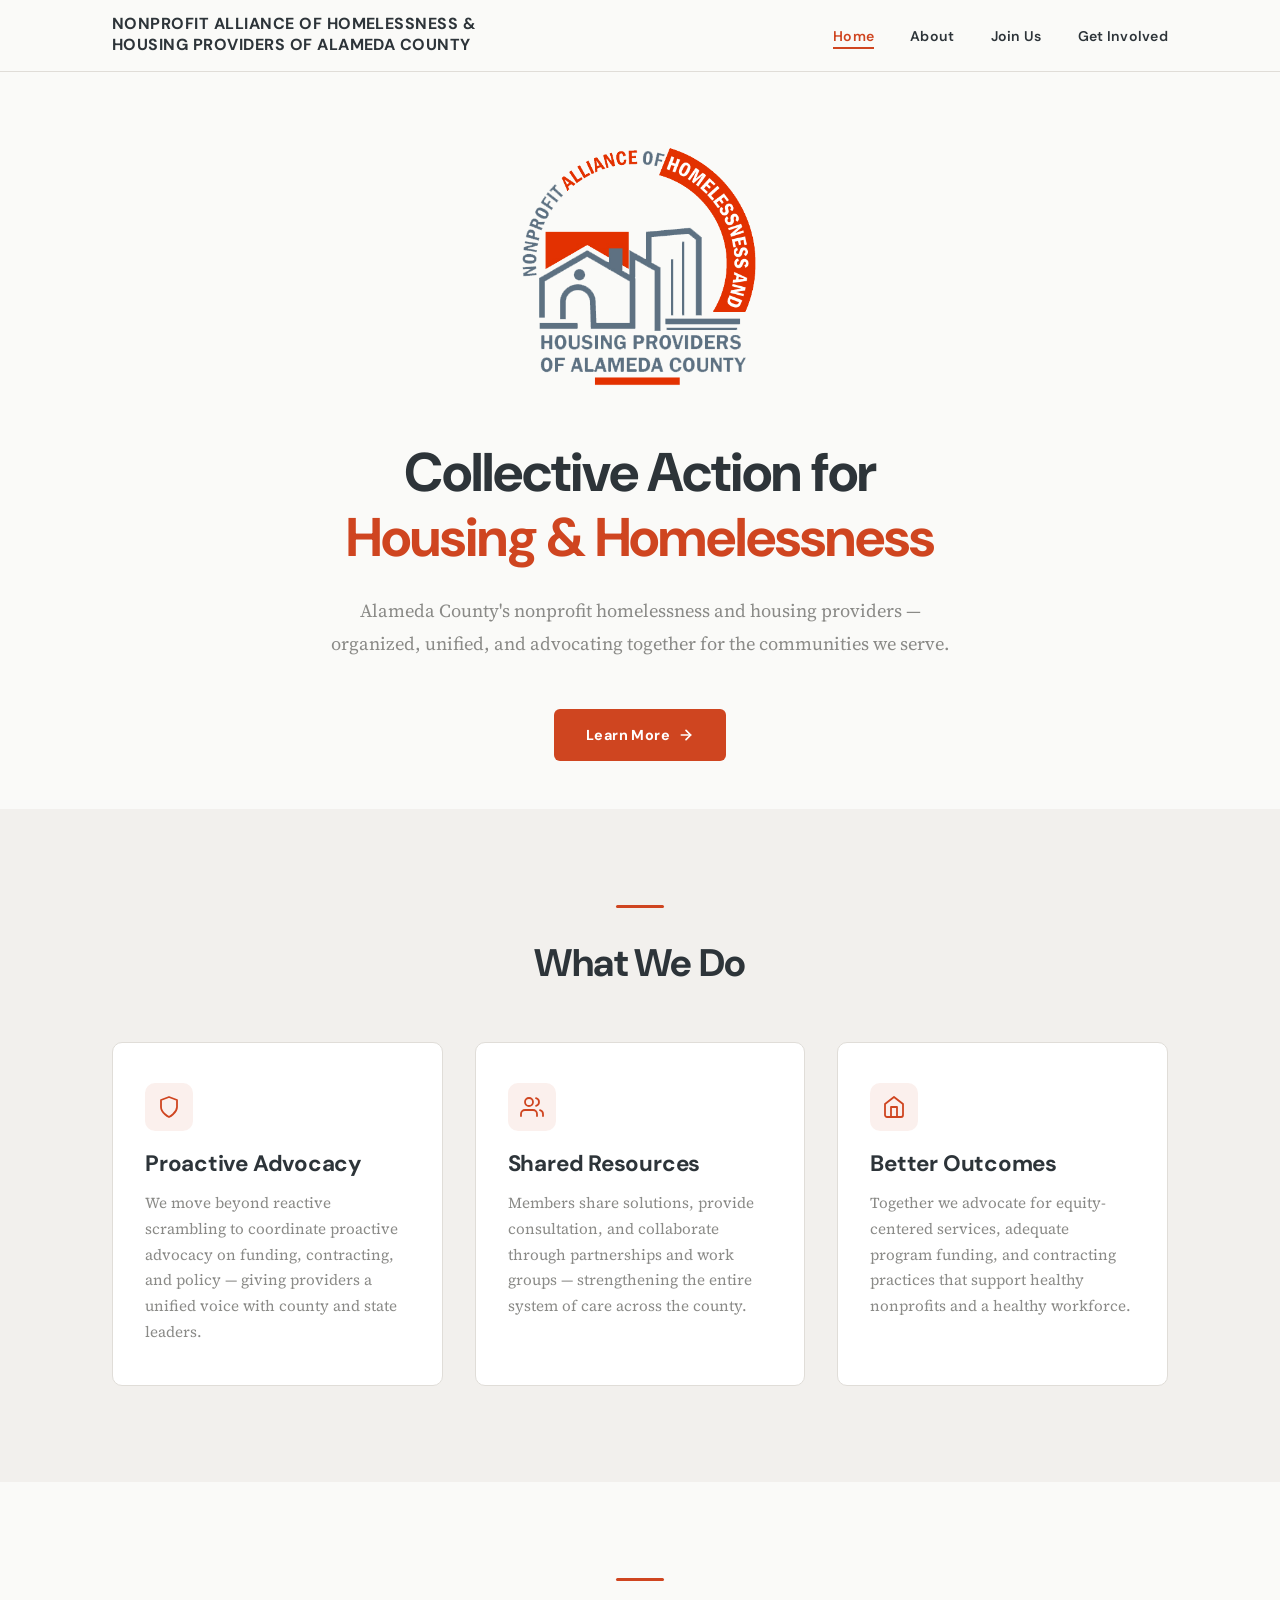
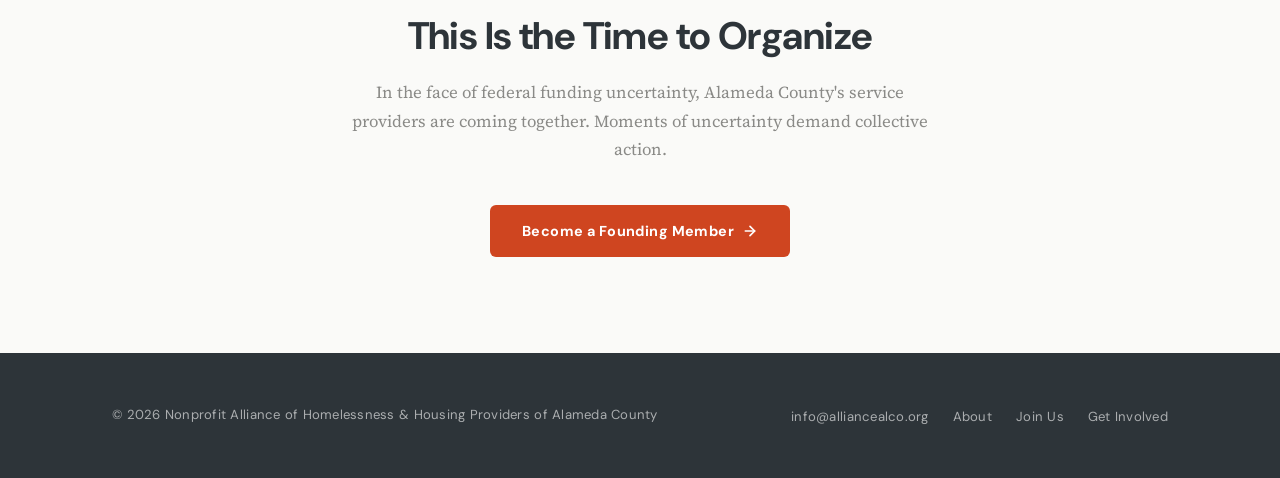
<file: index.html>
<!DOCTYPE html>
<html lang="en">
<head>
  <meta charset="UTF-8">
  <meta name="viewport" content="width=device-width, initial-scale=1.0">
  <title>Nonprofit Alliance of Homelessness &amp; Housing Providers of Alameda County</title>
  <meta name="description" content="A collective of homeless service and affordable housing providers in Alameda County, advocating for better funding, fair contracting, and an end to homelessness.">
  <link rel="preconnect" href="https://fonts.googleapis.com">
  <link rel="preconnect" href="https://fonts.gstatic.com" crossorigin>
  <link href="https://fonts.googleapis.com/css2?family=DM+Sans:ital,opsz,wght@0,9..40,400;0,9..40,600;0,9..40,700;1,9..40,400&family=Source+Serif+4:opsz,wght@8..60,400;8..60,600&display=swap" rel="stylesheet">
  <link rel="stylesheet" href="styles.css">
</head>
<body>

  <!-- ========== HEADER ========== -->
  <div id="site-header"></div>

  <!-- ========== HERO ========== -->
  <section class="hero">
    <div class="container">
      <img src="assets/logo-transparent.png" alt="Nonprofit Alliance Logo" class="hero__logo fade-in">
      <h1 class="fade-in">Collective Action for<br><span class="accent">Housing &amp; Homelessness</span></h1>
      <p class="hero__subtitle fade-in">
        Alameda County's nonprofit homelessness and housing providers — organized, unified, and advocating together for the communities we serve.
      </p>
      <div class="btn-group fade-in">
        <a href="about.html" class="btn btn--primary">
          Learn More
          <svg width="16" height="16" viewBox="0 0 24 24" fill="none" stroke="currentColor" stroke-width="2.5" stroke-linecap="round" stroke-linejoin="round"><line x1="5" y1="12" x2="19" y2="12"/><polyline points="12 5 19 12 12 19"/></svg>
        </a>
      </div>
    </div>
  </section>

  <!-- ========== PILLARS ========== -->
  <section class="section section--light">
    <div class="container">
      <div style="text-align:center;">
        <hr class="section-divider">
        <h2 class="fade-in">What We Do</h2>
      </div>
      <div class="pillars">
        <div class="pillar-card fade-in">
          <div class="pillar-card__icon">
            <svg viewBox="0 0 24 24"><path d="M12 22s8-4 8-10V5l-8-3-8 3v7c0 6 8 10 8 10z"/></svg>
          </div>
          <h3>Proactive Advocacy</h3>
          <p>We move beyond reactive scrambling to coordinate proactive advocacy on funding, contracting, and policy — giving providers a unified voice with county and state leaders.</p>
        </div>
        <div class="pillar-card fade-in">
          <div class="pillar-card__icon">
            <svg viewBox="0 0 24 24"><path d="M17 21v-2a4 4 0 0 0-4-4H5a4 4 0 0 0-4 4v2"/><circle cx="9" cy="7" r="4"/><path d="M23 21v-2a4 4 0 0 0-3-3.87"/><path d="M16 3.13a4 4 0 0 1 0 7.75"/></svg>
          </div>
          <h3>Shared Resources</h3>
          <p>Members share solutions, provide consultation, and collaborate through partnerships and work groups — strengthening the entire system of care across the county.</p>
        </div>
        <div class="pillar-card fade-in">
          <div class="pillar-card__icon">
            <svg viewBox="0 0 24 24"><path d="M3 9l9-7 9 7v11a2 2 0 0 1-2 2H5a2 2 0 0 1-2-2z"/><polyline points="9 22 9 12 15 12 15 22"/></svg>
          </div>
          <h3>Better Outcomes</h3>
          <p>Together we advocate for equity-centered services, adequate program funding, and contracting practices that support healthy nonprofits and a healthy workforce.</p>
        </div>
      </div>
    </div>
  </section>

  <!-- ========== URGENCY / CTA ========== -->
  <section class="section">
    <div class="container" style="text-align:center;">
      <hr class="section-divider fade-in">
      <h2 class="fade-in">This Is the Time to Organize</h2>
      <p class="fade-in" style="margin:20px auto 40px; color:var(--color-mid-gray); font-size:1.05rem; max-width:600px;">
        In the face of federal funding uncertainty, Alameda County's service providers are coming together. Moments of uncertainty demand collective action.
      </p>
      <a href="https://docs.google.com/forms/d/e/1FAIpQLSe69scnPIRaoThyMR6WDxv0zRVeHmMl56t-_Q5QWDwLuuTLCQ/viewform?usp=header" class="btn btn--primary fade-in" target="_blank" rel="noopener">
        Become a Founding Member
        <svg width="16" height="16" viewBox="0 0 24 24" fill="none" stroke="currentColor" stroke-width="2.5" stroke-linecap="round" stroke-linejoin="round"><line x1="5" y1="12" x2="19" y2="12"/><polyline points="12 5 19 12 12 19"/></svg>
      </a>
    </div>
  </section>

  <!-- ========== FOOTER ========== -->
  <div id="site-footer"></div>

  <script src="components.js"></script>
  <script src="main.js"></script>
</body>
</html>
</file>
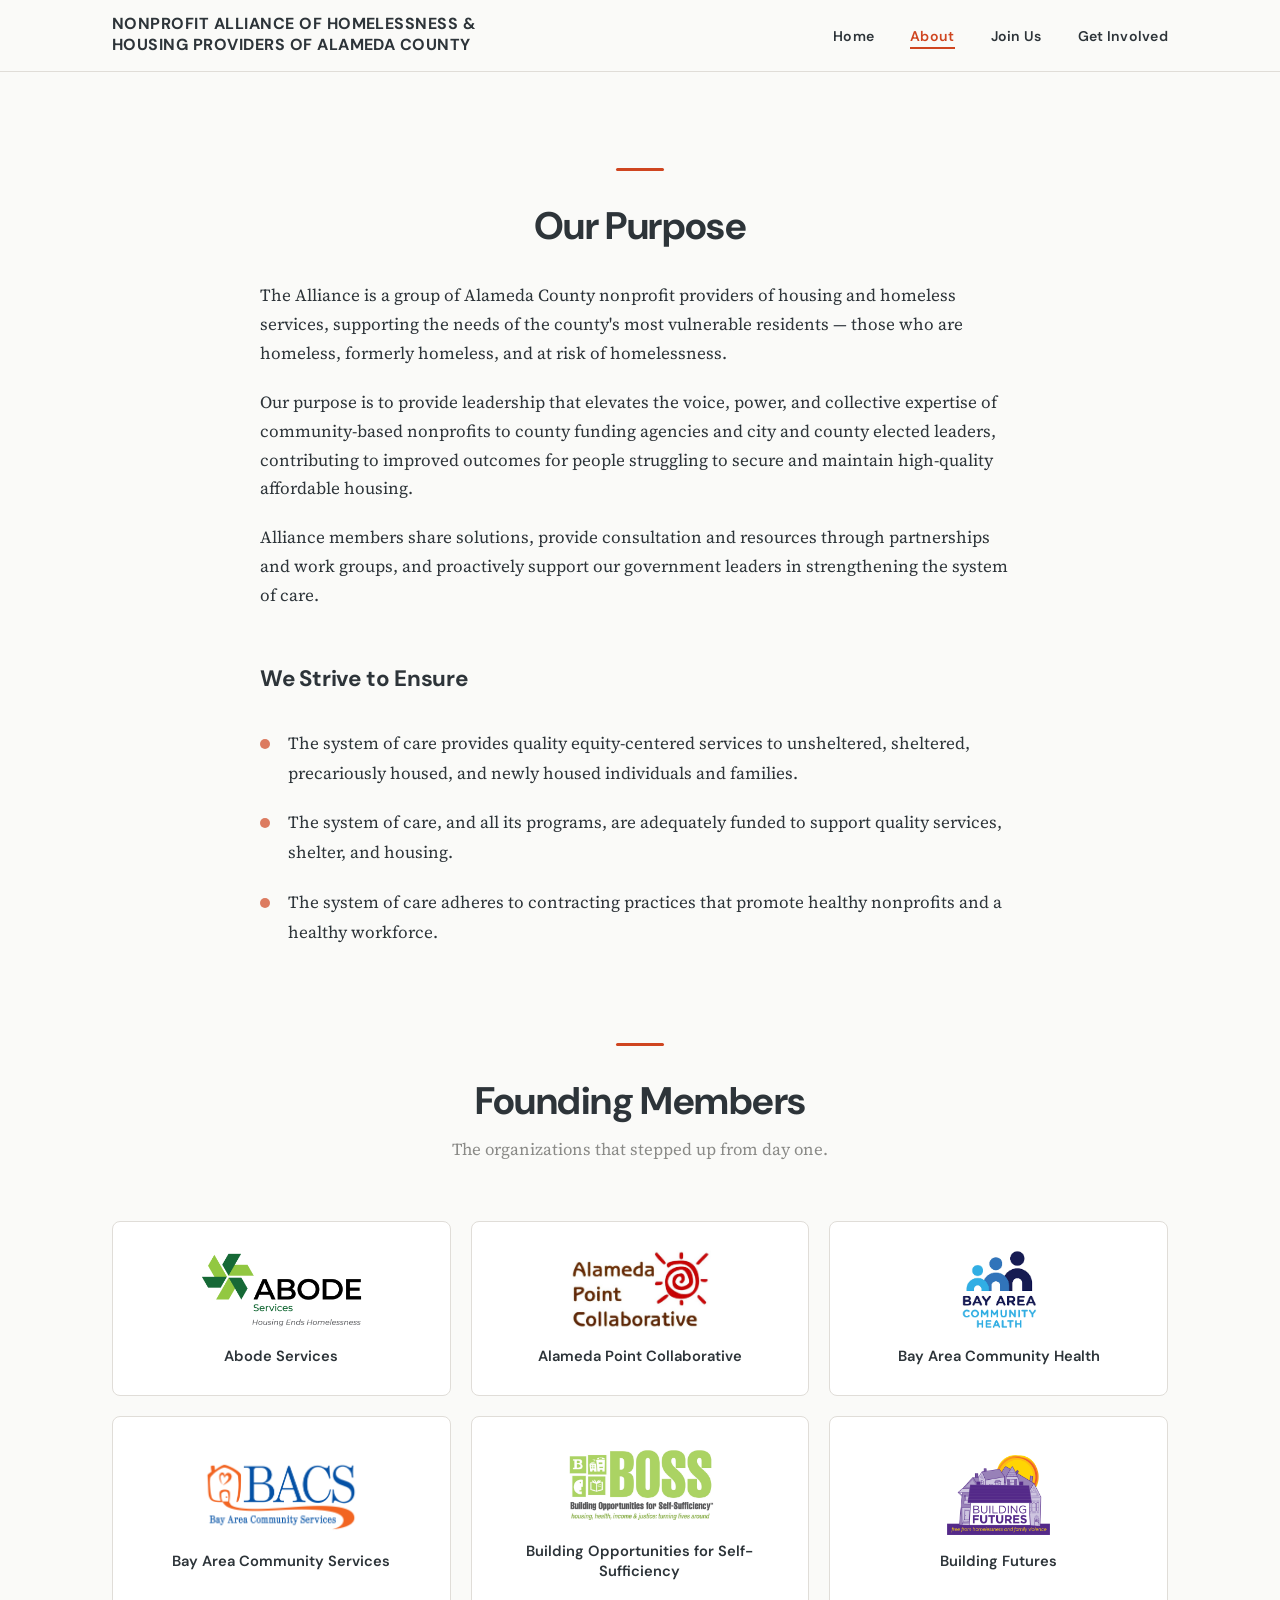
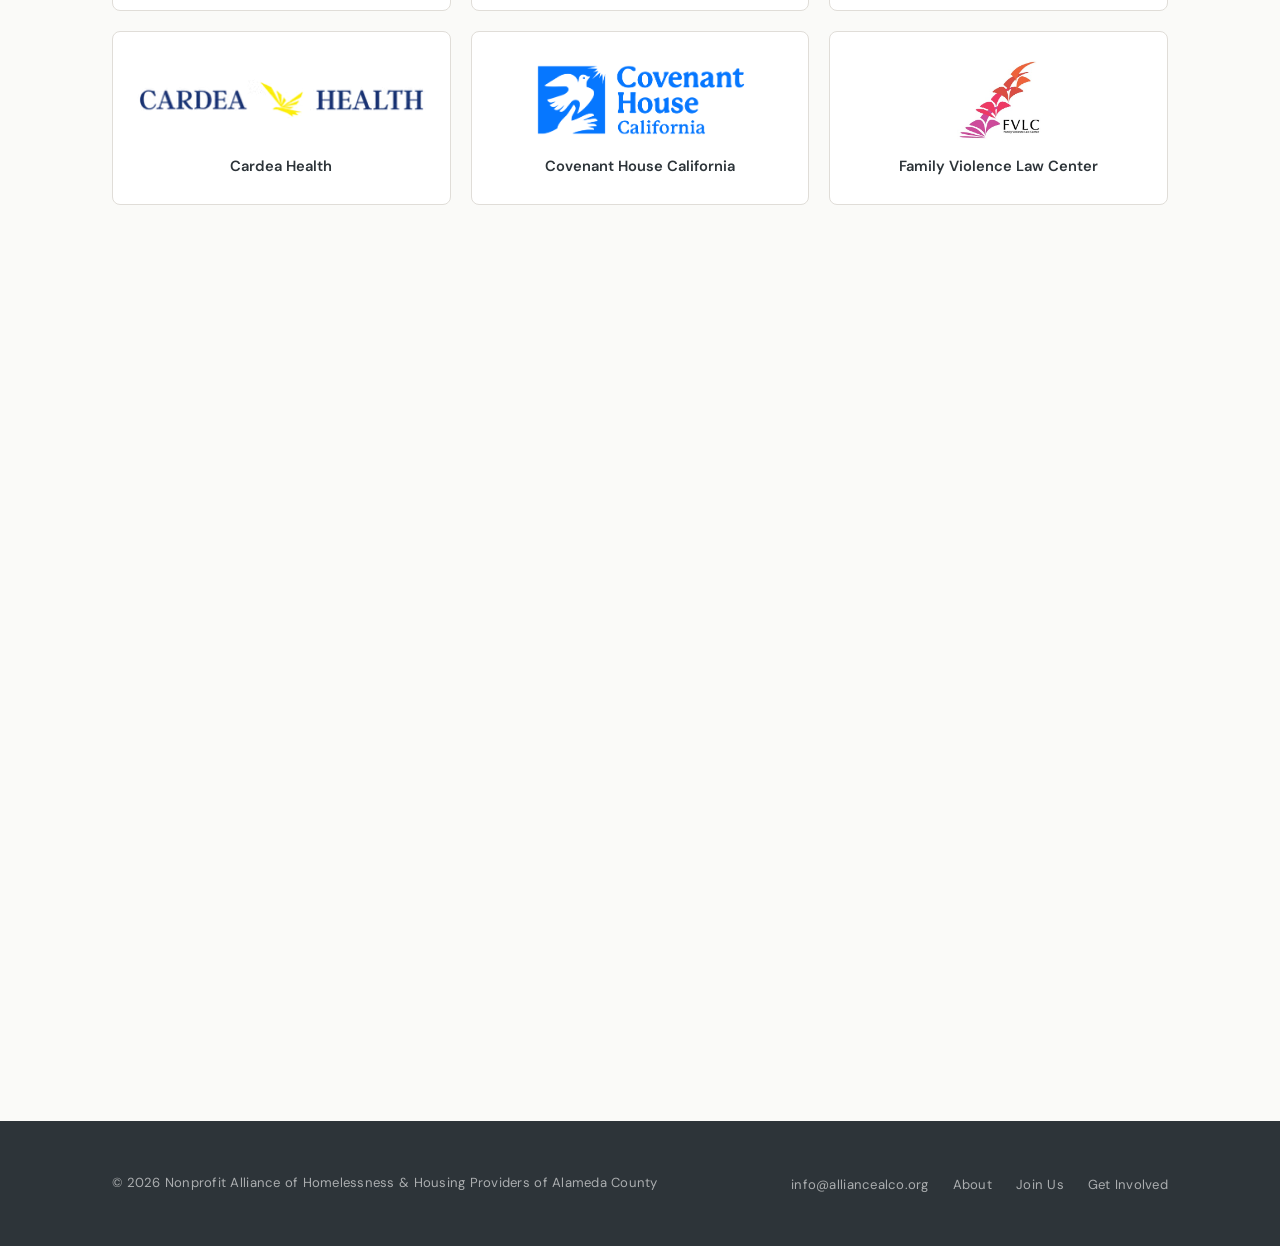
<file: about.html>
<!DOCTYPE html>
<html lang="en">
<head>
  <meta charset="UTF-8">
  <meta name="viewport" content="width=device-width, initial-scale=1.0">
  <title>About — Nonprofit Alliance of Homelessness &amp; Housing Providers of Alameda County</title>
  <meta name="description" content="Our purpose and founding members of the Nonprofit Alliance of Homelessness and Housing Providers of Alameda County.">
  <link rel="preconnect" href="https://fonts.googleapis.com">
  <link rel="preconnect" href="https://fonts.gstatic.com" crossorigin>
  <link href="https://fonts.googleapis.com/css2?family=DM+Sans:ital,opsz,wght@0,9..40,400;0,9..40,600;0,9..40,700;1,9..40,400&family=Source+Serif+4:opsz,wght@8..60,400;8..60,600&display=swap" rel="stylesheet">
  <link rel="stylesheet" href="styles.css">
</head>
<body>

  <!-- ========== HEADER ========== -->
  <div id="site-header"></div>

  <!-- ========== PURPOSE STATEMENT ========== -->
  <section class="purpose-section">
    <div class="container">
      <div class="purpose-section__inner">
        <hr class="section-divider fade-in">
        <h2 class="fade-in">Our Purpose</h2>
        <div class="fade-in">
          <p style="margin-bottom:20px;">
            The Alliance is a group of Alameda County nonprofit providers of housing and homeless services, supporting the needs of the county's most vulnerable residents — those who are homeless, formerly homeless, and at risk of homelessness.
          </p>
          <p style="margin-bottom:20px;">
            Our purpose is to provide leadership that elevates the voice, power, and collective expertise of community-based nonprofits to county funding agencies and city and county elected leaders, contributing to improved outcomes for people struggling to secure and maintain high-quality affordable housing.
          </p>
          <p>
            Alliance members share solutions, provide consultation and resources through partnerships and work groups, and proactively support our government leaders in strengthening the system of care.
          </p>
        </div>

        <h3 class="fade-in" style="margin-top:56px; margin-bottom:24px;">We Strive to Ensure</h3>
        <ul class="purpose-goals fade-in">
          <li>The system of care provides quality equity-centered services to unsheltered, sheltered, precariously housed, and newly housed individuals and families.</li>
          <li>The system of care, and all its programs, are adequately funded to support quality services, shelter, and housing.</li>
          <li>The system of care adheres to contracting practices that promote healthy nonprofits and a healthy workforce.</li>
        </ul>
      </div>
    </div>
  </section>

  <!-- ========== FOUNDING MEMBERS ========== -->
  <section class="members-section">
    <div class="container">
      <hr class="section-divider fade-in">
      <h2 class="fade-in">Founding Members</h2>
      <p class="members-section__subtitle fade-in">The organizations that stepped up from day one.</p>

      <div class="members-grid">

        <a href="https://www.abode.org" class="member-card fade-in" target="_blank" rel="noopener">
          <div class="member-card__logo"><img src="assets/abode-services.png" alt="Abode Services"></div>
          <h4>Abode Services</h4>
        </a>

        <a href="https://apcollaborative.org/" class="member-card fade-in" target="_blank" rel="noopener">
          <div class="member-card__logo"><img src="assets/ap-collaborative.jpg" alt="Alameda Point Collaborative"></div>
          <h4>Alameda Point Collaborative</h4>
        </a>

        <a href="https://bach.health/" class="member-card fade-in" target="_blank" rel="noopener">
          <div class="member-card__logo"><img src="assets/bach.png" alt="Bay Area Community Health"></div>
          <h4>Bay Area Community Health</h4>
        </a>

        <a href="https://bayareacs.org/" class="member-card fade-in" target="_blank" rel="noopener">
          <div class="member-card__logo"><img src="assets/bacs.png" alt="Bay Area Community Services"></div>
          <h4>Bay Area Community Services</h4>
        </a>

        <a href="https://self-sufficiency.org" class="member-card fade-in" target="_blank" rel="noopener">
          <div class="member-card__logo"><img src="assets/boss.jpg" alt="Building Opportunities for Self-Sufficiency"></div>
          <h4>Building Opportunities for Self-Sufficiency</h4>
        </a>

        <a href="https://bfwc.org/" class="member-card fade-in" target="_blank" rel="noopener">
          <div class="member-card__logo"><img src="assets/building-futures.png" alt="Building Futures"></div>
          <h4>Building Futures</h4>
        </a>

        <a href="https://cardeahealth.org" class="member-card fade-in" target="_blank" rel="noopener">
          <div class="member-card__logo"><img src="assets/cardea-health.png" alt="Cardea Health"></div>
          <h4>Cardea Health</h4>
        </a>

        <a href="https://www.covenanthousecalifornia.org" class="member-card fade-in" target="_blank" rel="noopener">
          <div class="member-card__logo"><img src="assets/covenant-house-ca.png" alt="Covenant House California"></div>
          <h4>Covenant House California</h4>
        </a>

        <a href="https://fvlc.org" class="member-card fade-in" target="_blank" rel="noopener">
          <div class="member-card__logo"><img src="assets/fvlc.jpg" alt="Family Violence Law Center"></div>
          <h4>Family Violence Law Center</h4>
        </a>

        <a href="https://www.hceb.org" class="member-card fade-in" target="_blank" rel="noopener">
          <div class="member-card__logo"><img src="assets/hceb.png" alt="Housing Consortium of the East Bay"></div>
          <h4>Housing Consortium of the East Bay</h4>
        </a>

        <a href="https://www.insighthousing.org" class="member-card fade-in" target="_blank" rel="noopener">
          <div class="member-card__logo"><img src="assets/insight-housing.jpg" alt="Insight Housing"></div>
          <h4>Insight Housing</h4>
        </a>

        <a href="https://www.LiveLaFamilia.org" class="member-card fade-in" target="_blank" rel="noopener">
          <div class="member-card__logo"><img src="assets/la-familia.jpg" alt="La Familia"></div>
          <h4>La Familia</h4>
        </a>

        <a href="https://www.larkinstreetyouth.org" class="member-card fade-in" target="_blank" rel="noopener">
          <div class="member-card__logo"><img src="assets/larkin-street.jpg" alt="Larkin Street Youth Services"></div>
          <h4>Larkin Street Youth Services</h4>
        </a>

        <a href="https://lifelongmedical.org" class="member-card fade-in" target="_blank" rel="noopener">
          <div class="member-card__logo"><img src="assets/lifelong.png" alt="LifeLong Medical Care"></div>
          <h4>LifeLong Medical Care</h4>
        </a>

        <a href="https://www.rootscommunityhealth.org" class="member-card fade-in" target="_blank" rel="noopener">
          <div class="member-card__logo"><img src="assets/roots.png" alt="Roots Community Health"></div>
          <h4>Roots Community Health</h4>
        </a>

        <a href="https://save-dv.org/" class="member-card fade-in" target="_blank" rel="noopener">
          <div class="member-card__logo"><img src="assets/save.png" alt="Safe Alternative to Violent Environments"></div>
          <h4>Safe Alternative to Violent Environments</h4>
        </a>

        <a href="https://www.sahahomes.org" class="member-card fade-in" target="_blank" rel="noopener">
          <div class="member-card__logo"><img src="assets/saha.png" alt="Satellite Affordable Housing Associates"></div>
          <h4>Satellite Affordable Housing Associates</h4>
        </a>

        <a href="https://stmaryscenter.org" class="member-card fade-in" target="_blank" rel="noopener">
          <div class="member-card__logo"><img src="assets/st-marys.png" alt="St. Mary's Center"></div>
          <h4>St. Mary's Center</h4>
        </a>

        <a href="https://www.shcla.land" class="member-card fade-in" target="_blank" rel="noopener">
          <div class="member-card__logo"><img src="assets/shcla.jpg" alt="Supportive Housing Community Land Alliance"></div>
          <h4>Supportive Housing Community Land Alliance</h4>
        </a>

        <a href="https://www.trivalleyhaven.org" class="member-card fade-in" target="_blank" rel="noopener">
          <div class="member-card__logo"><img src="assets/trivalley.png" alt="Tri-Valley Haven"></div>
          <h4>Tri-Valley Haven</h4>
        </a>

        <a href="https://www.womensdropin.org" class="member-card fade-in" target="_blank" rel="noopener">
          <div class="member-card__logo"><img src="assets/wddc.jpg" alt="Women's Daytime Drop-In Center"></div>
          <h4>Women's Daytime Drop-In Center</h4>
        </a>

      </div>
    </div>
  </section>

  <!-- ========== FOOTER ========== -->
  <div id="site-footer"></div>

  <script src="components.js"></script>
  <script src="main.js"></script>
</body>
</html>
</file>
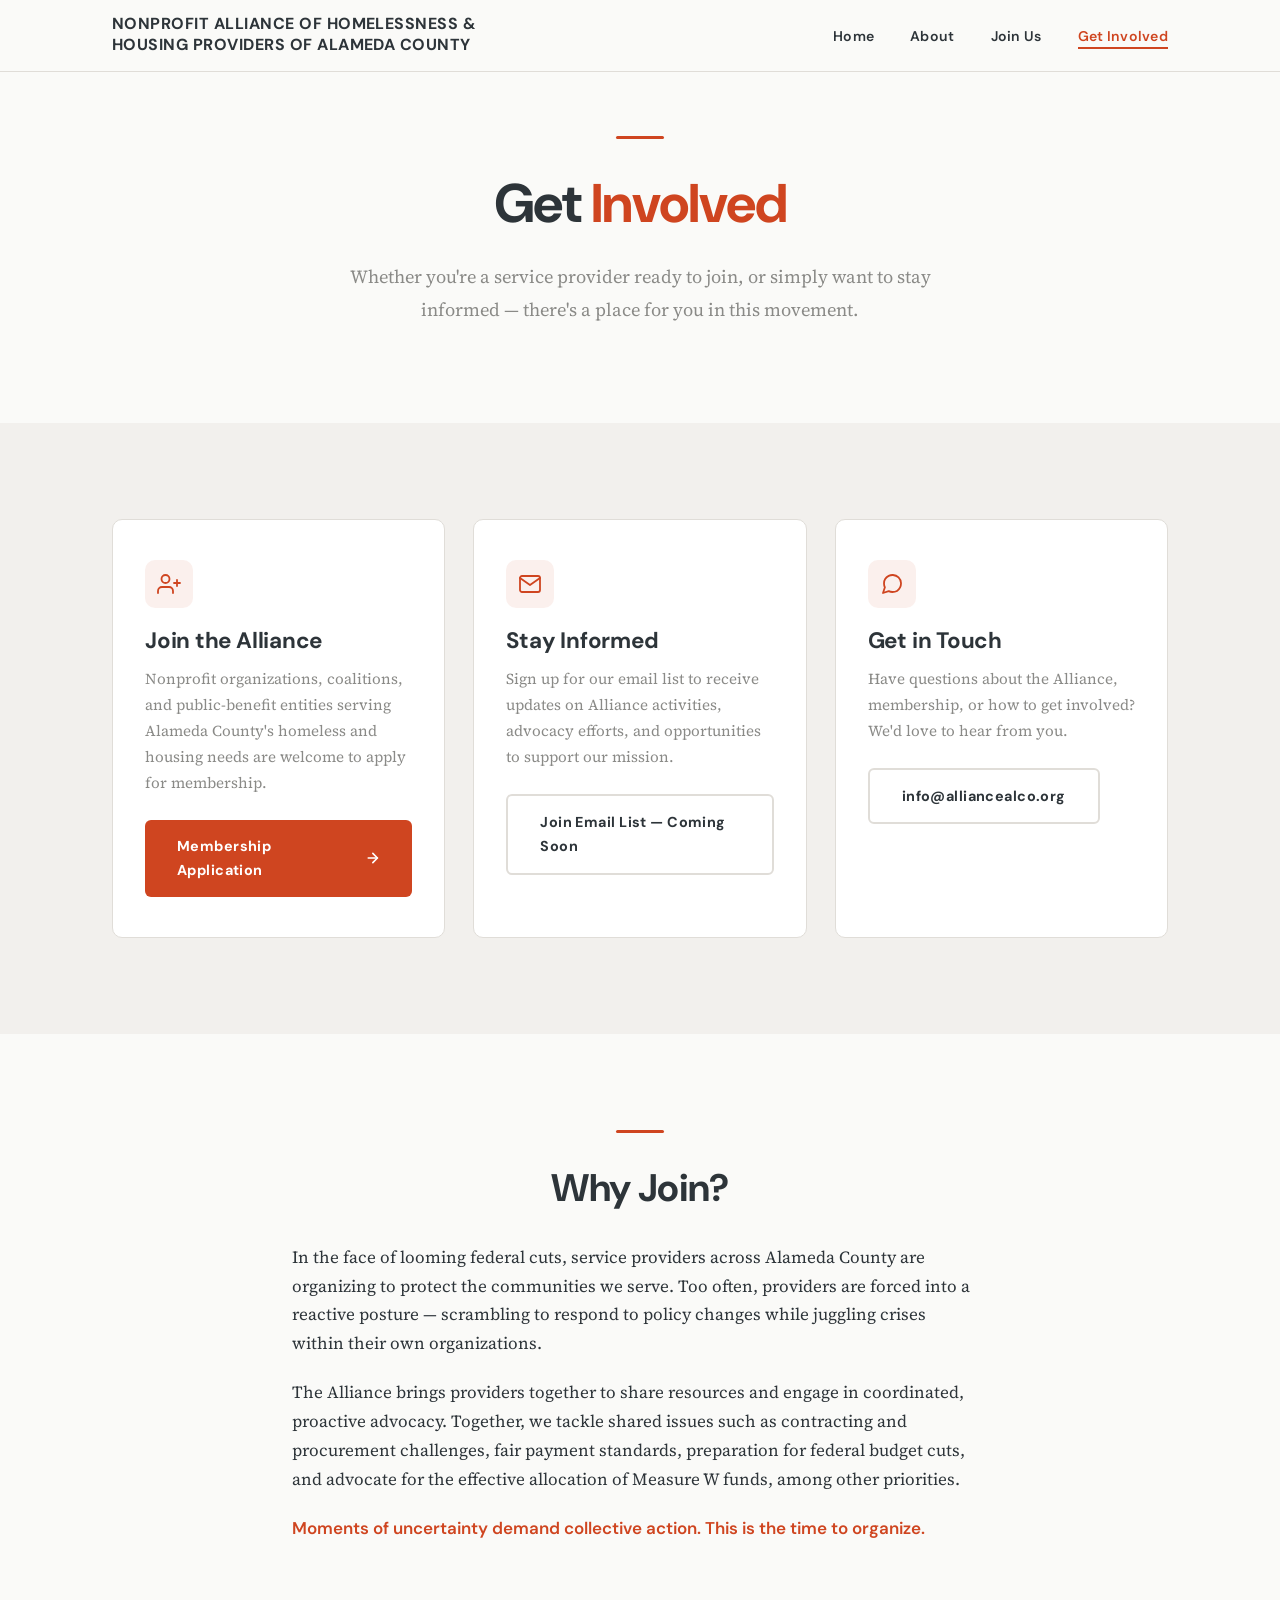
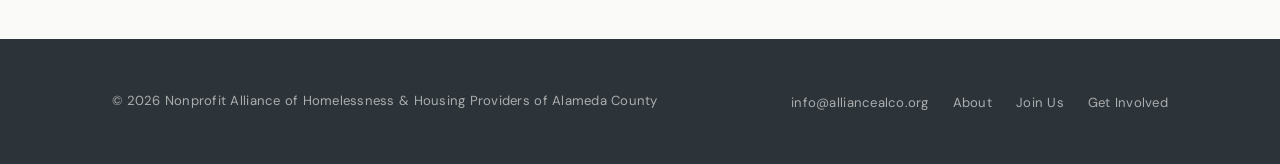
<file: get-involved.html>
<!DOCTYPE html>
<html lang="en">
<head>
  <meta charset="UTF-8">
  <meta name="viewport" content="width=device-width, initial-scale=1.0">
  <title>Get Involved — Nonprofit Alliance of Homelessness &amp; Housing Providers of Alameda County</title>
  <meta name="description" content="Join the Nonprofit Alliance, sign up for our email list, or get in touch. Together we can strengthen Alameda County's system of care.">
  <link rel="preconnect" href="https://fonts.googleapis.com">
  <link rel="preconnect" href="https://fonts.gstatic.com" crossorigin>
  <link href="https://fonts.googleapis.com/css2?family=DM+Sans:ital,opsz,wght@0,9..40,400;0,9..40,600;0,9..40,700;1,9..40,400&family=Source+Serif+4:opsz,wght@8..60,400;8..60,600&display=swap" rel="stylesheet">
  <link rel="stylesheet" href="styles.css">
</head>
<body>

  <!-- ========== HEADER ========== -->
  <div id="site-header"></div>

  <!-- ========== HERO ========== -->
  <section class="hero" style="padding-bottom:48px;">
    <div class="container">
      <hr class="section-divider fade-in">
      <h1 class="fade-in">Get <span class="accent">Involved</span></h1>
      <p class="hero__subtitle fade-in">
        Whether you're a service provider ready to join, or simply want to stay informed — there's a place for you in this movement.
      </p>
    </div>
  </section>

  <!-- ========== ACTION CARDS ========== -->
  <section class="section section--light" style="padding-top:48px;">
    <div class="container">
      <div class="contact-cards">

        <!-- Join the Alliance -->
        <div class="contact-card fade-in">
          <div class="pillar-card__icon" style="margin-bottom:20px;">
            <svg viewBox="0 0 24 24" width="24" height="24" fill="none" stroke="#CF4520" stroke-width="1.8" stroke-linecap="round" stroke-linejoin="round">
              <path d="M16 21v-2a4 4 0 0 0-4-4H5a4 4 0 0 0-4 4v2"/>
              <circle cx="8.5" cy="7" r="4"/>
              <line x1="20" y1="8" x2="20" y2="14"/>
              <line x1="23" y1="11" x2="17" y2="11"/>
            </svg>
          </div>
          <h3>Join the Alliance</h3>
          <p>Nonprofit organizations, coalitions, and public-benefit entities serving Alameda County's homeless and housing needs are welcome to apply for membership.</p>
          <a href="https://docs.google.com/forms/d/e/1FAIpQLSe69scnPIRaoThyMR6WDxv0zRVeHmMl56t-_Q5QWDwLuuTLCQ/viewform?usp=header" class="btn btn--primary" target="_blank" rel="noopener">
            Membership Application
            <svg width="16" height="16" viewBox="0 0 24 24" fill="none" stroke="currentColor" stroke-width="2.5" stroke-linecap="round" stroke-linejoin="round"><line x1="5" y1="12" x2="19" y2="12"/><polyline points="12 5 19 12 12 19"/></svg>
          </a>
        </div>

        <!-- Email List -->
        <div class="contact-card fade-in">
          <div class="pillar-card__icon" style="margin-bottom:20px;">
            <svg viewBox="0 0 24 24" width="24" height="24" fill="none" stroke="#CF4520" stroke-width="1.8" stroke-linecap="round" stroke-linejoin="round">
              <path d="M4 4h16c1.1 0 2 .9 2 2v12c0 1.1-.9 2-2 2H4c-1.1 0-2-.9-2-2V6c0-1.1.9-2 2-2z"/>
              <polyline points="22,6 12,13 2,6"/>
            </svg>
          </div>
          <h3>Stay Informed</h3>
          <p>Sign up for our email list to receive updates on Alliance activities, advocacy efforts, and opportunities to support our mission.</p>
          <a href="#" class="btn btn--outline" onclick="alert('Email list signup link coming soon!'); return false;">
            Join Email List — Coming Soon
          </a>
        </div>

        <!-- Contact -->
        <div class="contact-card fade-in">
          <div class="pillar-card__icon" style="margin-bottom:20px;">
            <svg viewBox="0 0 24 24" width="24" height="24" fill="none" stroke="#CF4520" stroke-width="1.8" stroke-linecap="round" stroke-linejoin="round">
              <path d="M21 11.5a8.38 8.38 0 0 1-.9 3.8 8.5 8.5 0 0 1-7.6 4.7 8.38 8.38 0 0 1-3.8-.9L3 21l1.9-5.7a8.38 8.38 0 0 1-.9-3.8 8.5 8.5 0 0 1 4.7-7.6 8.38 8.38 0 0 1 3.8-.9h.5a8.48 8.48 0 0 1 8 8v.5z"/>
            </svg>
          </div>
          <h3>Get in Touch</h3>
          <p>Have questions about the Alliance, membership, or how to get involved? We'd love to hear from you.</p>
          <a href="mailto:info@alliancealco.org" class="btn btn--outline">
            info@alliancealco.org
          </a>
        </div>

      </div>
    </div>
  </section>

  <!-- ========== WHY JOIN ========== -->
  <section class="section">
    <div class="container" style="max-width:760px;">
      <hr class="section-divider fade-in">
      <h2 class="fade-in" style="text-align:center; margin-bottom:32px;">Why Join?</h2>
      <div class="fade-in">
        <p style="margin-bottom:20px;">
          In the face of looming federal cuts, service providers across Alameda County are organizing to protect the communities we serve. Too often, providers are forced into a reactive posture — scrambling to respond to policy changes while juggling crises within their own organizations.
        </p>
        <p style="margin-bottom:20px;">
          The Alliance brings providers together to share resources and engage in coordinated, proactive advocacy. Together, we tackle shared issues such as contracting and procurement challenges, fair payment standards, preparation for federal budget cuts, and advocate for the effective allocation of Measure W funds, among other priorities.
        </p>
        <p style="font-weight:600; color:var(--color-red); font-family:var(--font-display);">
          Moments of uncertainty demand collective action. This is the time to organize.
        </p>
      </div>
    </div>
  </section>

  <!-- ========== FOOTER ========== -->
  <div id="site-footer"></div>

  <script src="components.js"></script>
  <script src="main.js"></script>
</body>
</html>
</file>
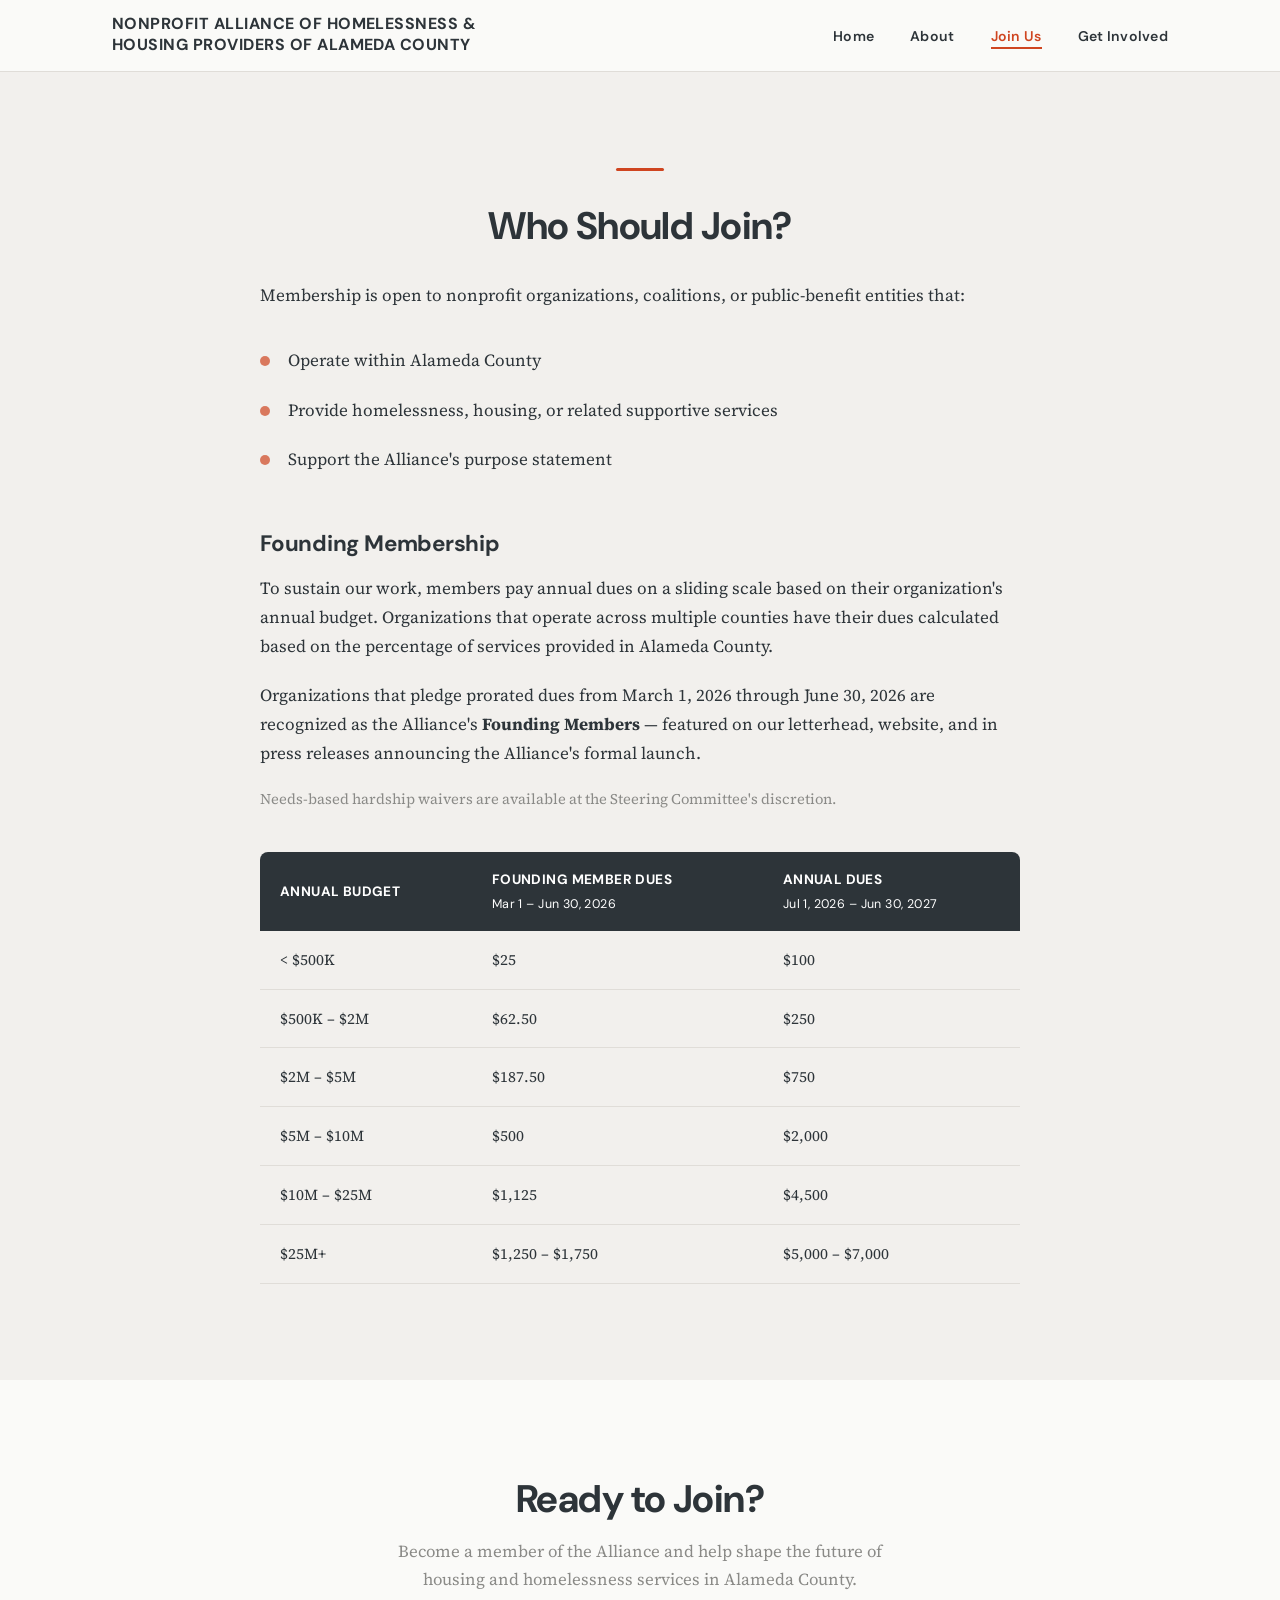
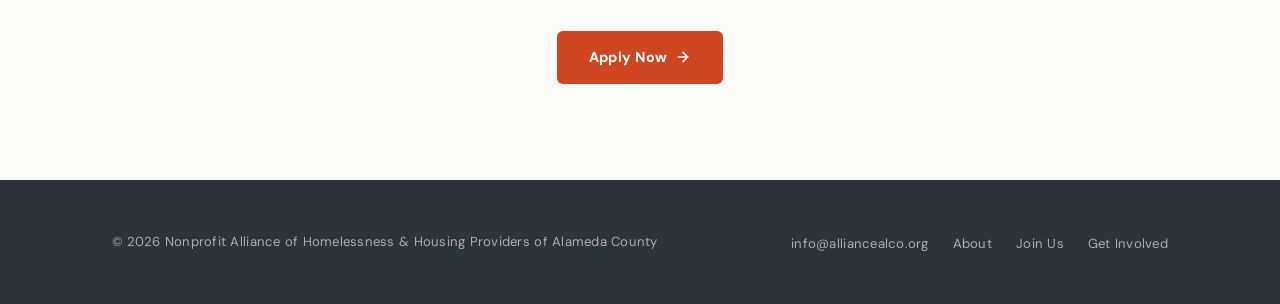
<file: join.html>
<!DOCTYPE html>
<html lang="en">
<head>
  <meta charset="UTF-8">
  <meta name="viewport" content="width=device-width, initial-scale=1.0">
  <title>Join Us — Nonprofit Alliance of Homelessness &amp; Housing Providers of Alameda County</title>
  <meta name="description" content="Join the Nonprofit Alliance of Homelessness and Housing Providers of Alameda County. Learn who should join and how to apply for membership.">
  <link rel="preconnect" href="https://fonts.googleapis.com">
  <link rel="preconnect" href="https://fonts.gstatic.com" crossorigin>
  <link href="https://fonts.googleapis.com/css2?family=DM+Sans:ital,opsz,wght@0,9..40,400;0,9..40,600;0,9..40,700;1,9..40,400&family=Source+Serif+4:opsz,wght@8..60,400;8..60,600&display=swap" rel="stylesheet">
  <link rel="stylesheet" href="styles.css">
</head>
<body>

  <!-- ========== HEADER ========== -->
  <div id="site-header"></div>

  <!-- ========== WHO SHOULD JOIN ========== -->
  <section class="section section--light">
    <div class="container">
      <div class="content-block" style="max-width:760px; margin:0 auto;">
        <hr class="section-divider fade-in">
        <h2 class="fade-in" style="text-align:center; margin-bottom:32px;">Who Should Join?</h2>
        <p class="fade-in" style="margin-bottom:28px;">
          Membership is open to nonprofit organizations, coalitions, or public-benefit entities that:
        </p>
        <ul class="purpose-goals fade-in">
          <li>Operate within Alameda County</li>
          <li>Provide homelessness, housing, or related supportive services</li>
          <li>Support the Alliance's purpose statement</li>
        </ul>

        <h3 class="fade-in" style="margin-top:56px; margin-bottom:16px;">Founding Membership</h3>
        <p class="fade-in" style="margin-bottom:20px;">
          To sustain our work, members pay annual dues on a sliding scale based on their organization's annual budget. Organizations that operate across multiple counties have their dues calculated based on the percentage of services provided in Alameda County.
        </p>
        <p class="fade-in" style="margin-bottom:20px;">
          Organizations that pledge prorated dues from March 1, 2026 through June 30, 2026 are recognized as the Alliance's <strong>Founding Members</strong> — featured on our letterhead, website, and in press releases announcing the Alliance's formal launch.
        </p>
        <p class="fade-in" style="font-size:0.92rem; color:var(--color-mid-gray);">
          Needs-based hardship waivers are available at the Steering Committee's discretion.
        </p>

        <!-- Dues Table -->
        <div class="dues-table-wrapper fade-in">
          <table class="dues-table">
            <thead>
              <tr>
                <th>Annual Budget</th>
                <th>Founding Member Dues<br><span style="font-weight:400; text-transform:none; font-size:0.78rem;">Mar 1 – Jun 30, 2026</span></th>
                <th>Annual Dues<br><span style="font-weight:400; text-transform:none; font-size:0.78rem;">Jul 1, 2026 – Jun 30, 2027</span></th>
              </tr>
            </thead>
            <tbody>
              <tr><td>&lt; $500K</td><td>$25</td><td>$100</td></tr>
              <tr><td>$500K – $2M</td><td>$62.50</td><td>$250</td></tr>
              <tr><td>$2M – $5M</td><td>$187.50</td><td>$750</td></tr>
              <tr><td>$5M – $10M</td><td>$500</td><td>$2,000</td></tr>
              <tr><td>$10M – $25M</td><td>$1,125</td><td>$4,500</td></tr>
              <tr><td>$25M+</td><td>$1,250 – $1,750</td><td>$5,000 – $7,000</td></tr>
            </tbody>
          </table>
        </div>
      </div>
    </div>
  </section>

  <!-- ========== READY TO JOIN ========== -->
  <section class="section">
    <div class="container" style="text-align:center;">
      <h2 class="fade-in">Ready to Join?</h2>
      <p class="fade-in" style="margin:16px auto 36px; color:var(--color-mid-gray); font-size:1.05rem; max-width:520px;">
        Become a member of the Alliance and help shape the future of housing and homelessness services in Alameda County.
      </p>
      <a href="https://docs.google.com/forms/d/e/1FAIpQLSe69scnPIRaoThyMR6WDxv0zRVeHmMl56t-_Q5QWDwLuuTLCQ/viewform?usp=header" class="btn btn--primary fade-in" target="_blank" rel="noopener">
        Apply Now
        <svg width="16" height="16" viewBox="0 0 24 24" fill="none" stroke="currentColor" stroke-width="2.5" stroke-linecap="round" stroke-linejoin="round"><line x1="5" y1="12" x2="19" y2="12"/><polyline points="12 5 19 12 12 19"/></svg>
      </a>
    </div>
  </section>

  <!-- ========== FOOTER ========== -->
  <div id="site-footer"></div>

  <script src="components.js"></script>
  <script src="main.js"></script>
</body>
</html>
</file>
<file: styles.css>
/* ============================================
   Nonprofit Alliance of Homelessness & Housing
   Providers of Alameda County — Website Styles
   ============================================ */

/* --- CSS Custom Properties --- */
:root {
  --color-charcoal: #2D3439;
  --color-red: #CF4520;
  --color-red-dark: #B53A1A;
  --color-red-light: rgba(207, 69, 32, 0.08);
  --color-warm-white: #FAFAF8;
  --color-light-gray: #F2F0ED;
  --color-mid-gray: #8A8A87;
  --color-border: #E0DDD8;
  --color-white: #FFFFFF;

  --font-display: 'DM Sans', 'Helvetica Neue', Arial, sans-serif;
  --font-body: 'Source Serif 4', 'Georgia', serif;

  --max-width: 1120px;
  --header-height: 72px;

  --ease-out: cubic-bezier(0.22, 1, 0.36, 1);
}

/* --- Reset & Base --- */
*,
*::before,
*::after {
  margin: 0;
  padding: 0;
  box-sizing: border-box;
}

html {
  scroll-behavior: smooth;
  -webkit-font-smoothing: antialiased;
  -moz-osx-font-smoothing: grayscale;
}

body {
  font-family: var(--font-body);
  color: var(--color-charcoal);
  background-color: var(--color-warm-white);
  line-height: 1.7;
  font-size: 17px;
}

img {
  max-width: 100%;
  display: block;
}

a {
  color: var(--color-red);
  text-decoration: none;
  transition: color 0.2s ease;
}

a:hover {
  color: var(--color-red-dark);
}

/* --- Typography --- */
h1, h2, h3, h4, h5, h6 {
  font-family: var(--font-display);
  font-weight: 700;
  line-height: 1.2;
  color: var(--color-charcoal);
}

h1 {
  font-size: clamp(2.2rem, 5vw, 3.4rem);
  letter-spacing: -0.02em;
}

h2 {
  font-size: clamp(1.6rem, 3.5vw, 2.4rem);
  letter-spacing: -0.015em;
}

h3 {
  font-size: clamp(1.15rem, 2vw, 1.4rem);
  letter-spacing: -0.01em;
}

p {
  max-width: 680px;
}

.purpose-section__inner p,
.content-block p {
  max-width: 100%;
}

/* --- Layout Utilities --- */
.container {
  max-width: var(--max-width);
  margin: 0 auto;
  padding: 0 32px;
}

.section {
  padding: 96px 0;
}

.section--light {
  background: var(--color-light-gray);
}

/* --- Fade-in Animation --- */
.fade-in {
  opacity: 0;
  transform: translateY(8px);
  transition: opacity 0.2s var(--ease-out), transform 0.2s var(--ease-out);
}

.fade-in.visible {
  opacity: 1;
  transform: translateY(0);
}

/* --- Header / Navigation --- */
.site-header {
  position: sticky;
  top: 0;
  z-index: 100;
  background: var(--color-warm-white);
  border-bottom: 1px solid var(--color-border);
  height: var(--header-height);
  display: flex;
  align-items: center;
  backdrop-filter: blur(12px);
  -webkit-backdrop-filter: blur(12px);
  background: rgba(250, 250, 248, 0.92);
}

.header-inner {
  max-width: var(--max-width);
  margin: 0 auto;
  padding: 0 32px;
  width: 100%;
  display: flex;
  align-items: center;
  justify-content: space-between;
}

.header-logo {
  display: flex;
  align-items: center;
  gap: 14px;
  text-decoration: none;
  color: var(--color-charcoal);
}

.header-logo img {
  height: 64px;
  width: auto;
}

.header-logo span {
  font-family: var(--font-display);
  font-size: 1rem;
  font-weight: 700;
  letter-spacing: 0.03em;
  text-transform: uppercase;
  line-height: 1.3;
  max-width: 560px;
  color: var(--color-charcoal);
  border-bottom: 2px solid transparent;
  transition: border-color 0.2s ease;
}

.header-logo:hover span {
  border-bottom-color: var(--color-red);
}

.nav-links {
  display: flex;
  align-items: center;
  gap: 36px;
  list-style: none;
}

.nav-links a {
  font-family: var(--font-display);
  font-size: 0.88rem;
  font-weight: 600;
  color: var(--color-charcoal);
  text-decoration: none;
  letter-spacing: 0.02em;
  position: relative;
  padding-bottom: 2px;
}

.nav-links a::after {
  content: '';
  position: absolute;
  bottom: -2px;
  left: 0;
  width: 0;
  height: 2px;
  background: var(--color-red);
  transition: width 0.3s var(--ease-out);
}

.nav-links a:hover::after,
.nav-links a.active::after {
  width: 100%;
}

.nav-links a.active {
  color: var(--color-red);
}

/* Mobile hamburger */
.hamburger {
  display: none;
  background: none;
  border: none;
  cursor: pointer;
  padding: 4px;
}

.hamburger svg {
  width: 28px;
  height: 28px;
  stroke: var(--color-charcoal);
}

/* --- Hero Section --- */
.hero {
  padding: 64px 0 48px;
  text-align: center;
}

.hero__logo {
  width: 260px;
  height: auto;
  margin: 0 auto 40px;
}

.hero h1 {
  margin-bottom: 24px;
}

.hero h1 .accent {
  color: var(--color-red);
}

.hero__subtitle {
  font-size: 1.15rem;
  color: var(--color-mid-gray);
  max-width: 620px;
  margin: 0 auto 48px;
  line-height: 1.8;
}

/* --- Buttons --- */
.btn {
  display: inline-flex;
  align-items: center;
  gap: 8px;
  font-family: var(--font-display);
  font-size: 0.9rem;
  font-weight: 700;
  letter-spacing: 0.03em;
  padding: 14px 32px;
  border-radius: 6px;
  border: none;
  cursor: pointer;
  transition: all 0.25s var(--ease-out);
  text-decoration: none;
}

.btn--primary {
  background: var(--color-red);
  color: var(--color-white);
}

.btn--primary:hover {
  background: var(--color-red-dark);
  color: var(--color-white);
  transform: translateY(-2px);
  box-shadow: 0 6px 24px rgba(207, 69, 32, 0.25);
}

.btn--outline {
  background: transparent;
  color: var(--color-charcoal);
  border: 2px solid var(--color-border);
}

.btn--outline:hover {
  border-color: var(--color-charcoal);
  color: var(--color-charcoal);
  transform: translateY(-2px);
}

.btn-group {
  display: flex;
  gap: 16px;
  justify-content: center;
  flex-wrap: wrap;
}

/* --- Pillars / Feature Cards --- */
.pillars {
  display: grid;
  grid-template-columns: repeat(3, 1fr);
  gap: 32px;
  margin-top: 56px;
}

.pillar-card {
  background: var(--color-white);
  border: 1px solid var(--color-border);
  border-radius: 10px;
  padding: 40px 32px;
  transition: transform 0.3s var(--ease-out), box-shadow 0.3s var(--ease-out);
}

.pillar-card:hover {
  transform: translateY(-4px);
  box-shadow: 0 12px 40px rgba(0, 0, 0, 0.06);
}

.pillar-card__icon {
  width: 48px;
  height: 48px;
  background: var(--color-red-light);
  border-radius: 10px;
  display: flex;
  align-items: center;
  justify-content: center;
  margin-bottom: 20px;
}

.pillar-card__icon svg {
  width: 24px;
  height: 24px;
  stroke: var(--color-red);
  fill: none;
  stroke-width: 1.8;
  stroke-linecap: round;
  stroke-linejoin: round;
}

.pillar-card h3 {
  margin-bottom: 12px;
}

.pillar-card p {
  color: var(--color-mid-gray);
  font-size: 0.95rem;
  line-height: 1.7;
}

/* --- Purpose Statement Section --- */
.purpose-section {
  padding: 96px 0 48px;
}

.purpose-section__inner {
  max-width: 760px;
  margin: 0 auto;
}

.purpose-section h2 {
  margin-bottom: 32px;
  text-align: center;
}

.purpose-section blockquote {
  font-size: 1.08rem;
  line-height: 1.85;
  color: var(--color-charcoal);
  border-left: 3px solid var(--color-red);
  padding-left: 28px;
  margin: 32px 0;
  max-width: 100%;
}

.purpose-goals {
  list-style: none;
  margin-top: 36px;
  display: flex;
  flex-direction: column;
  gap: 20px;
}

.purpose-goals li {
  padding-left: 28px;
  position: relative;
  line-height: 1.75;
}

.purpose-goals li::before {
  content: '';
  position: absolute;
  left: 0;
  top: 10px;
  width: 10px;
  height: 10px;
  border-radius: 50%;
  background: var(--color-red);
  opacity: 0.7;
}

/* --- Founding Members --- */
.members-section {
  padding: 48px 0 96px;
}

.members-section h2 {
  text-align: center;
  margin-bottom: 12px;
}

.members-section__subtitle {
  text-align: center;
  color: var(--color-mid-gray);
  margin: 0 auto 56px;
  font-size: 1.05rem;
}

.members-grid {
  display: grid;
  grid-template-columns: repeat(3, 1fr);
  gap: 20px;
}

.member-card {
  background: var(--color-white);
  border: 1px solid var(--color-border);
  border-radius: 8px;
  padding: 28px 24px;
  display: flex;
  flex-direction: column;
  align-items: center;
  justify-content: center;
  text-align: center;
  min-height: 120px;
  transition: transform 0.3s var(--ease-out), box-shadow 0.3s var(--ease-out);
  text-decoration: none;
  color: var(--color-charcoal);
}

.member-card:hover {
  transform: translateY(-3px);
  box-shadow: 0 8px 28px rgba(0, 0, 0, 0.05);
}

.member-card__logo {
  width: 100%;
  height: 80px;
  display: flex;
  align-items: center;
  justify-content: center;
  margin-bottom: 16px;
  flex-shrink: 0;
}

.member-card__logo img {
  width: 100%;
  height: 100%;
  object-fit: contain;
}

.member-card__logo--placeholder {
  font-family: var(--font-display);
  font-size: 1.2rem;
  font-weight: 700;
  color: var(--color-red);
}

.member-card h4 {
  font-size: 0.92rem;
  font-weight: 600;
  line-height: 1.4;
}

/* --- Dues Table --- */
.dues-table-wrapper {
  overflow-x: auto;
  margin-top: 40px;
}

.dues-table {
  width: 100%;
  border-collapse: collapse;
  font-size: 0.95rem;
}

.dues-table thead th {
  font-family: var(--font-display);
  font-weight: 700;
  text-align: left;
  padding: 16px 20px;
  background: var(--color-charcoal);
  color: var(--color-white);
  font-size: 0.85rem;
  letter-spacing: 0.03em;
  text-transform: uppercase;
}

.dues-table thead th:first-child {
  border-radius: 8px 0 0 0;
}

.dues-table thead th:last-child {
  border-radius: 0 8px 0 0;
}

.dues-table tbody td {
  padding: 16px 20px;
  border-bottom: 1px solid var(--color-border);
}

.dues-table tbody tr:nth-child(even) {
  background: var(--color-light-gray);
}

.dues-table tbody tr:hover {
  background: var(--color-red-light);
}

/* --- Contact / Get Involved --- */
.contact-section {
  padding: 96px 0;
  text-align: center;
}

.contact-section h2 {
  margin-bottom: 20px;
}

.contact-section p {
  margin: 0 auto 40px;
  color: var(--color-mid-gray);
  font-size: 1.05rem;
}

.contact-cards {
  display: grid;
  grid-template-columns: repeat(auto-fit, minmax(280px, 1fr));
  gap: 28px;
  margin-top: 48px;
  text-align: left;
}

.contact-card {
  background: var(--color-white);
  border: 1px solid var(--color-border);
  border-radius: 10px;
  padding: 40px 32px;
}

.contact-card h3 {
  margin-bottom: 12px;
}

.contact-card p {
  color: var(--color-mid-gray);
  font-size: 0.95rem;
  margin-bottom: 24px;
}

/* --- Footer --- */
.site-footer {
  background: var(--color-charcoal);
  color: rgba(255, 255, 255, 0.6);
  padding: 48px 0;
}

.footer-inner {
  max-width: var(--max-width);
  margin: 0 auto;
  padding: 0 32px;
  display: flex;
  justify-content: space-between;
  align-items: center;
  flex-wrap: wrap;
  gap: 20px;
}

.footer-inner p {
  font-family: var(--font-display);
  font-size: 0.82rem;
  letter-spacing: 0.02em;
}

.footer-links {
  display: flex;
  gap: 24px;
  list-style: none;
}

.footer-links a {
  font-family: var(--font-display);
  font-size: 0.82rem;
  color: rgba(255, 255, 255, 0.6);
  letter-spacing: 0.02em;
}

.footer-links a:hover {
  color: var(--color-white);
}

/* --- Divider --- */
.section-divider {
  width: 48px;
  height: 3px;
  background: var(--color-red);
  border: none;
  margin: 0 auto 32px;
  border-radius: 2px;
}

/* --- Responsive --- */
@media (max-width: 900px) {
  .pillars {
    grid-template-columns: 1fr;
    gap: 20px;
  }

  .members-grid {
    grid-template-columns: repeat(2, 1fr);
  }
}

@media (max-width: 768px) {
  .hamburger {
    display: block;
    margin-left: auto;
  }

  .nav-links {
    display: none;
    position: absolute;
    top: var(--header-height);
    left: 0;
    right: 0;
    background: var(--color-warm-white);
    border-bottom: 1px solid var(--color-border);
    flex-direction: column;
    padding: 24px 32px;
    gap: 20px;
  }

  .nav-links.open {
    display: flex;
  }

  .hero {
    padding: 40px 0 40px;
  }

  .hero__logo {
    width: 180px;
  }

  .section {
    padding: 56px 0;
  }

  /* Header: let text fill available space naturally */
  .header-logo span {
    font-size: 0.68rem;
    max-width: 220px;
    letter-spacing: 0.02em;
  }

  /* Hide forced line break — let text wrap naturally on small screens */
  .header-logo span br {
    display: none;
  }

  .footer-inner {
    flex-direction: column;
    align-items: center;
    text-align: center;
    gap: 10px;
  }

  /* Hide nav links, show only email */
  .footer-links li:not(:first-child) {
    display: none;
  }

  /* Reorder: email first, copyright second */
  .footer-links {
    order: -1;
  }

  /* Prepend "Contact us: " before the email link */
  .footer-links li:first-child::before {
    content: 'Contact us: ';
    color: rgba(255, 255, 255, 0.6);
    font-family: var(--font-display);
    font-size: 0.82rem;
    letter-spacing: 0.02em;
  }
}

@media (max-width: 480px) {
  .members-grid {
    grid-template-columns: repeat(2, 1fr);
  }

  .container {
    padding: 0 20px;
  }

  .header-inner {
    padding: 0 20px;
  }

  h1 {
    font-size: 1.9rem;
  }
}
</file>
